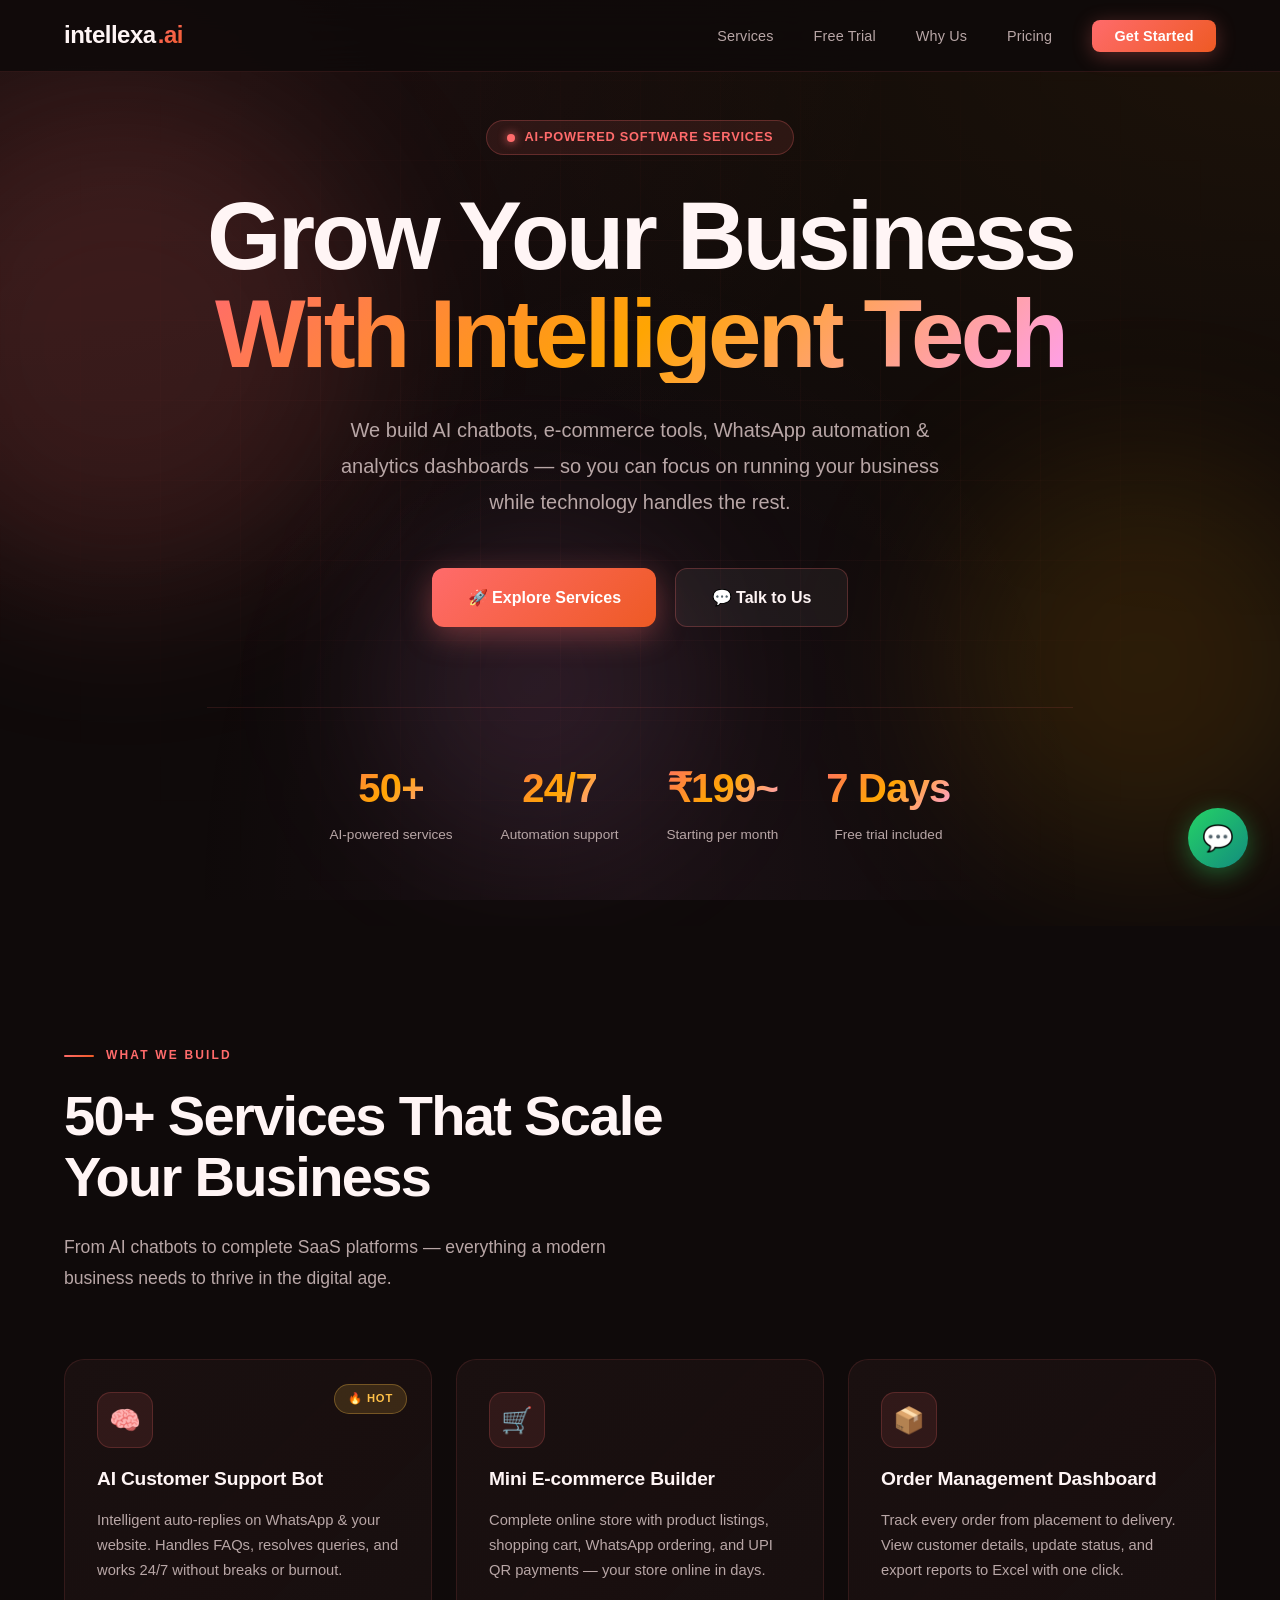
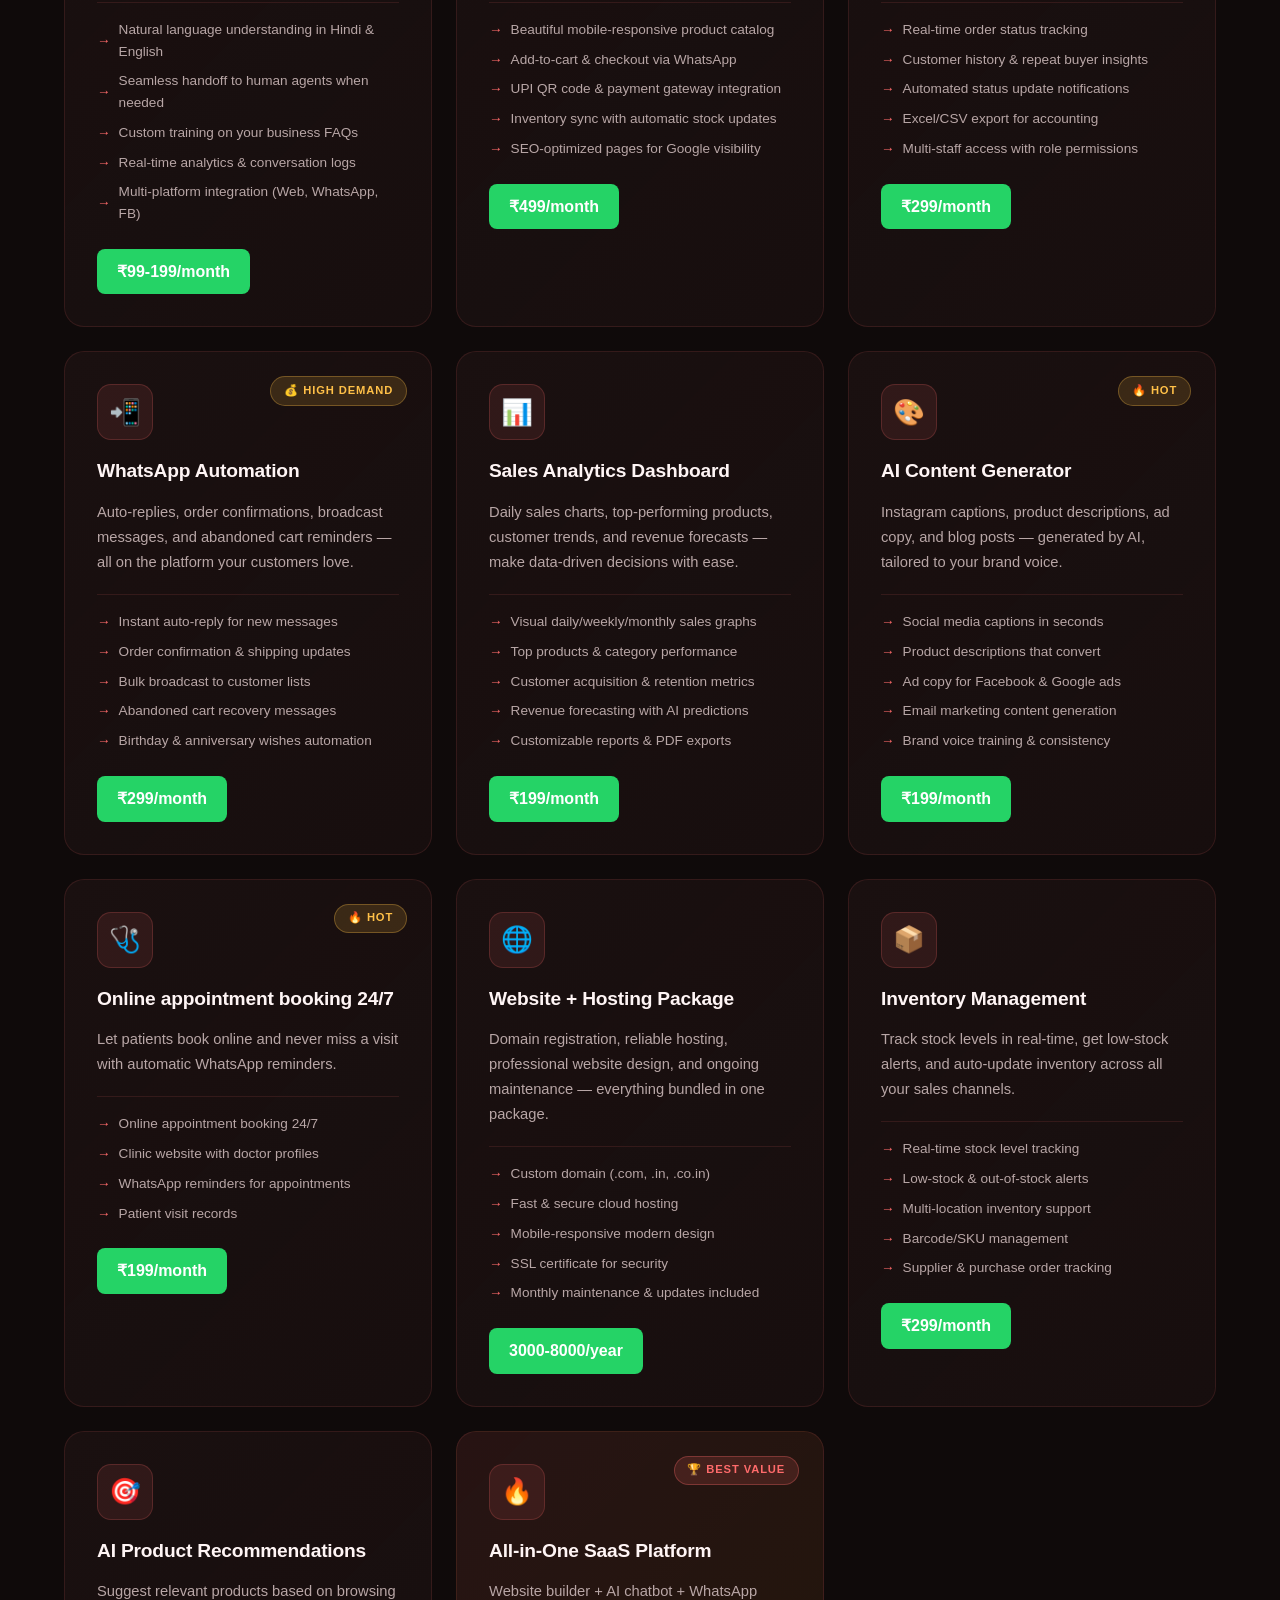
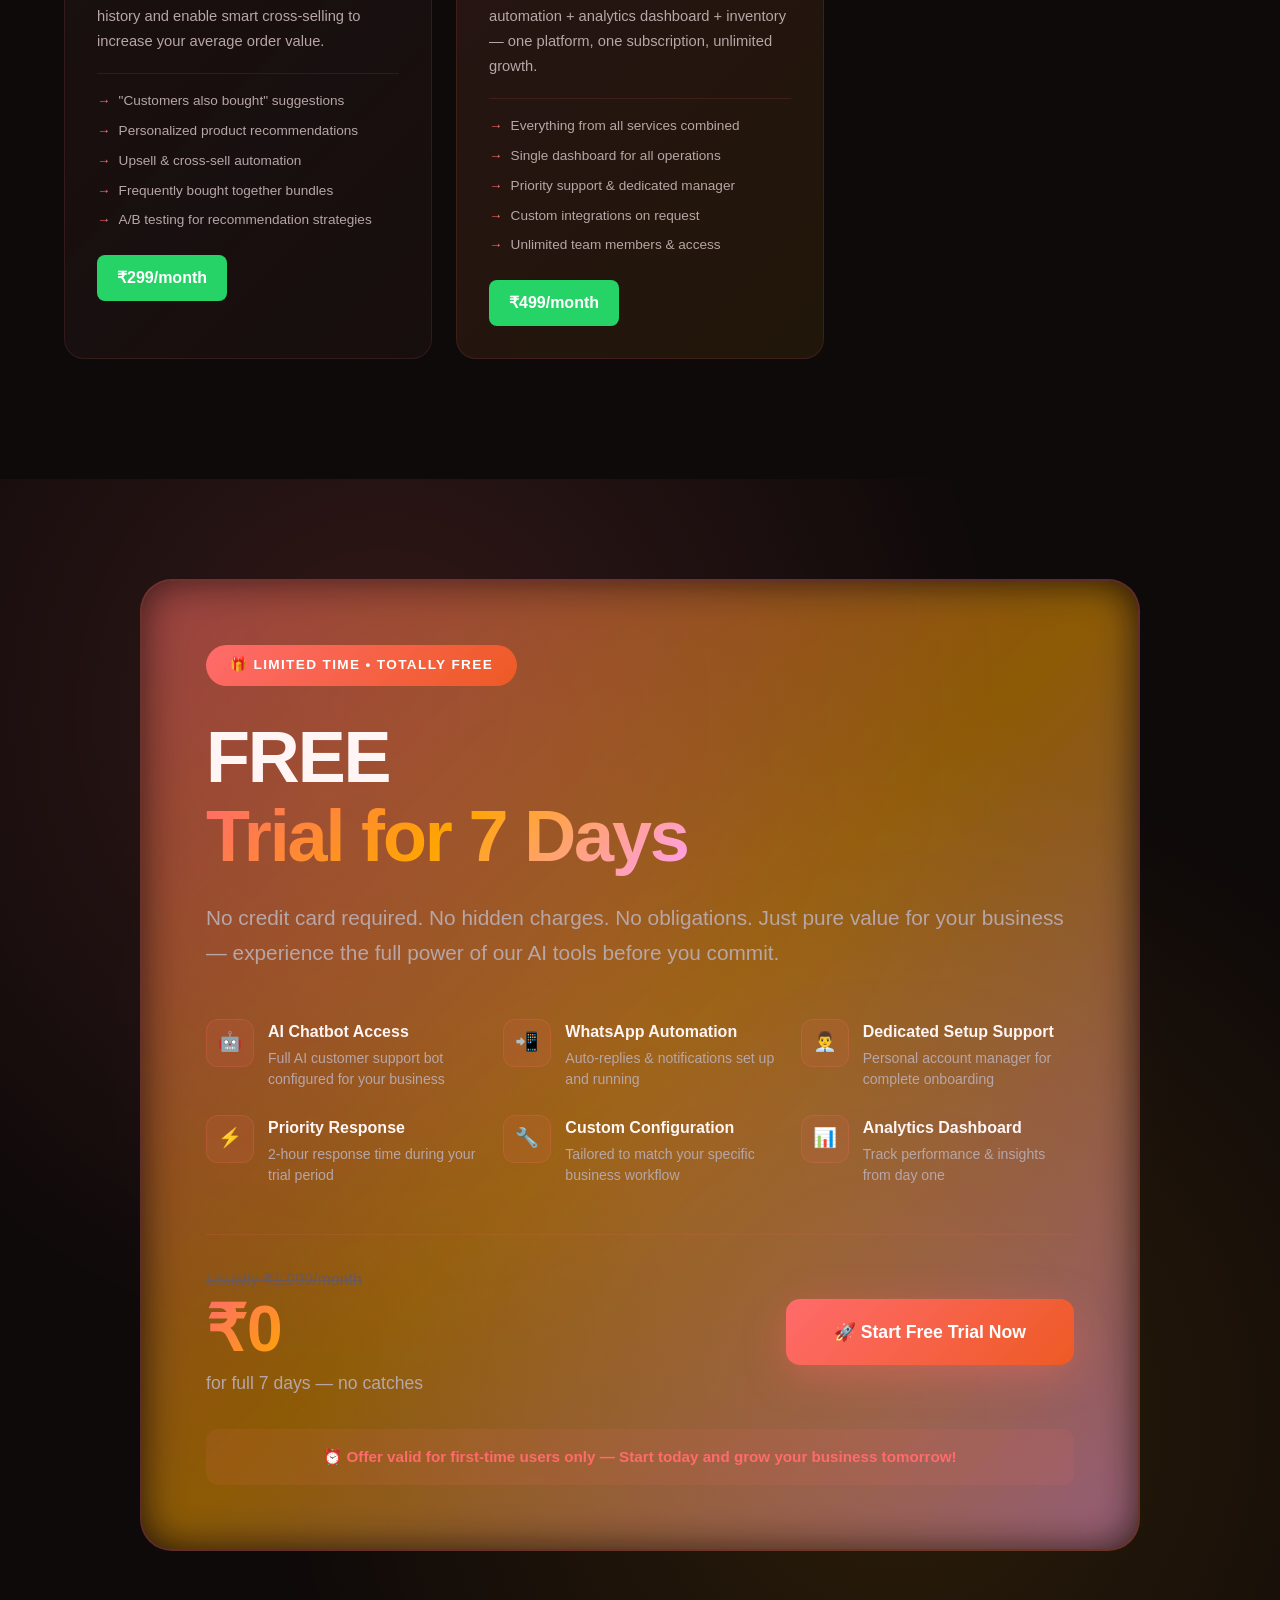
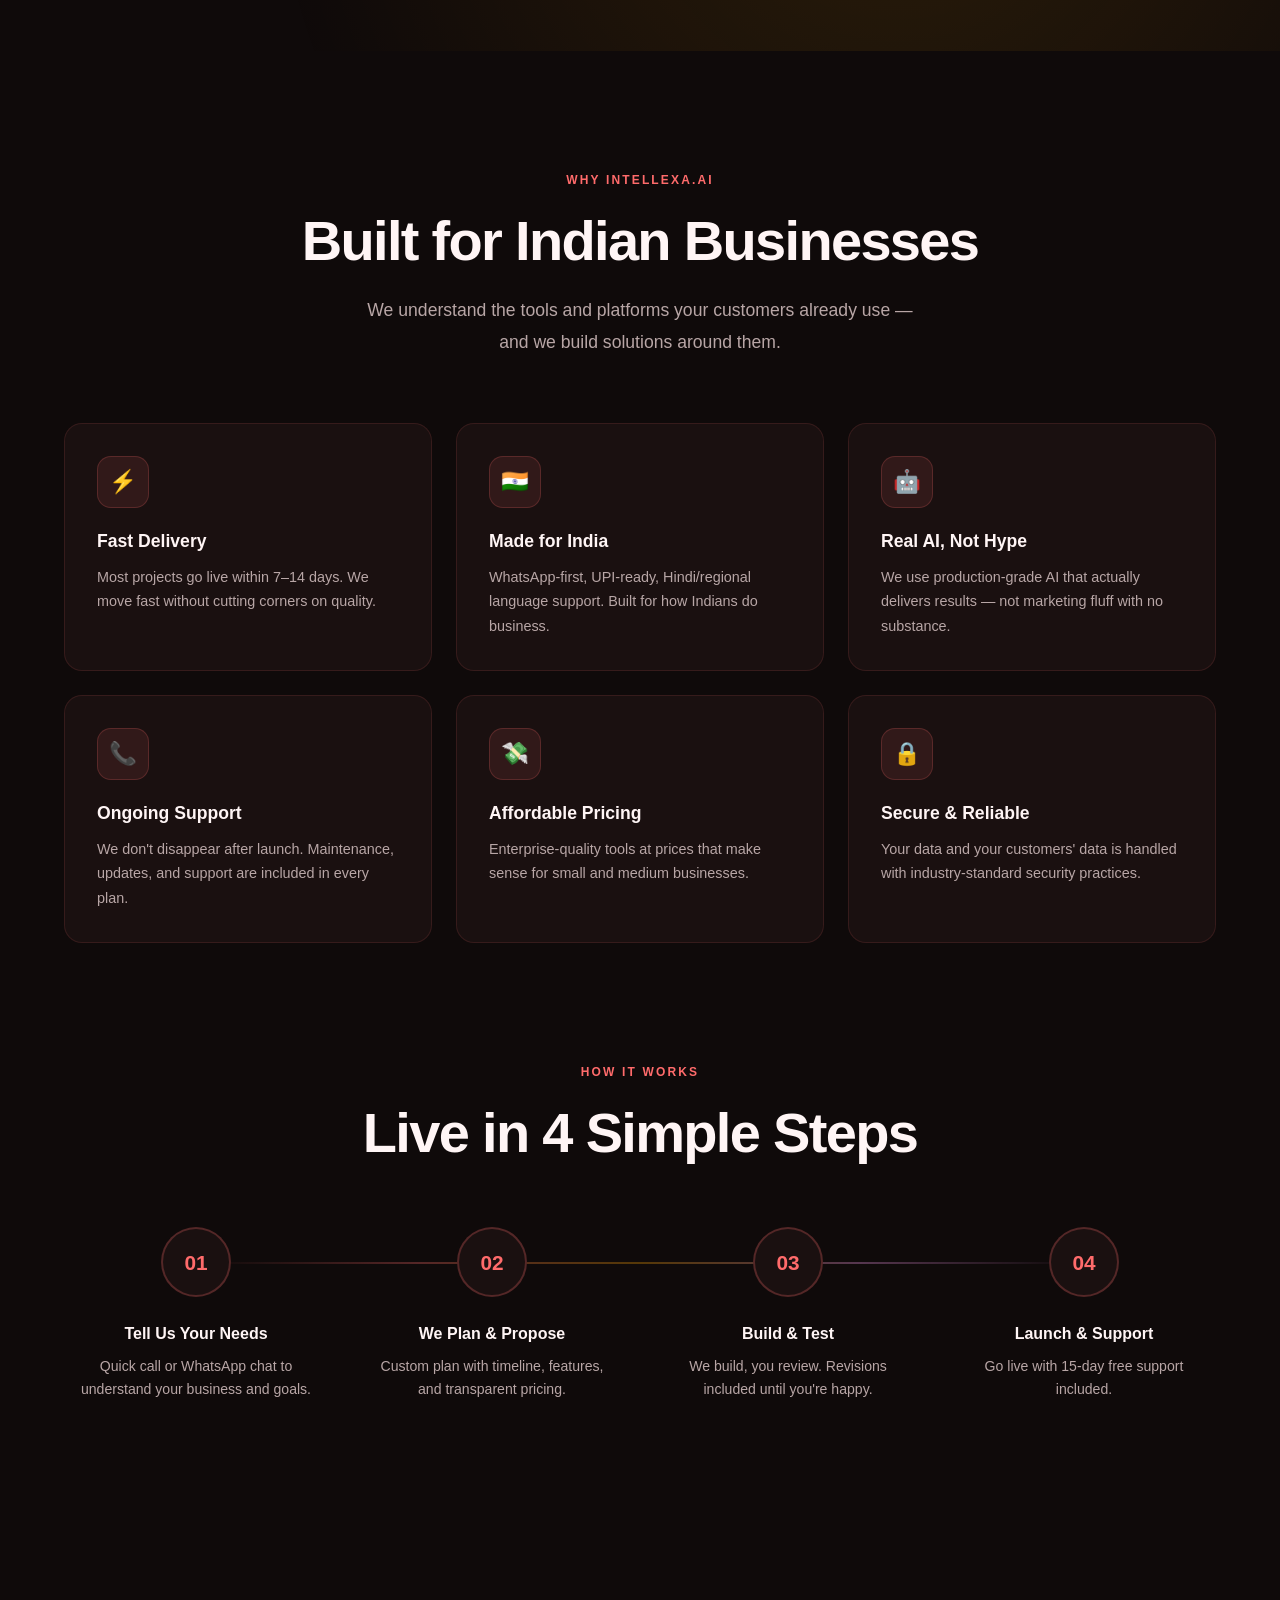
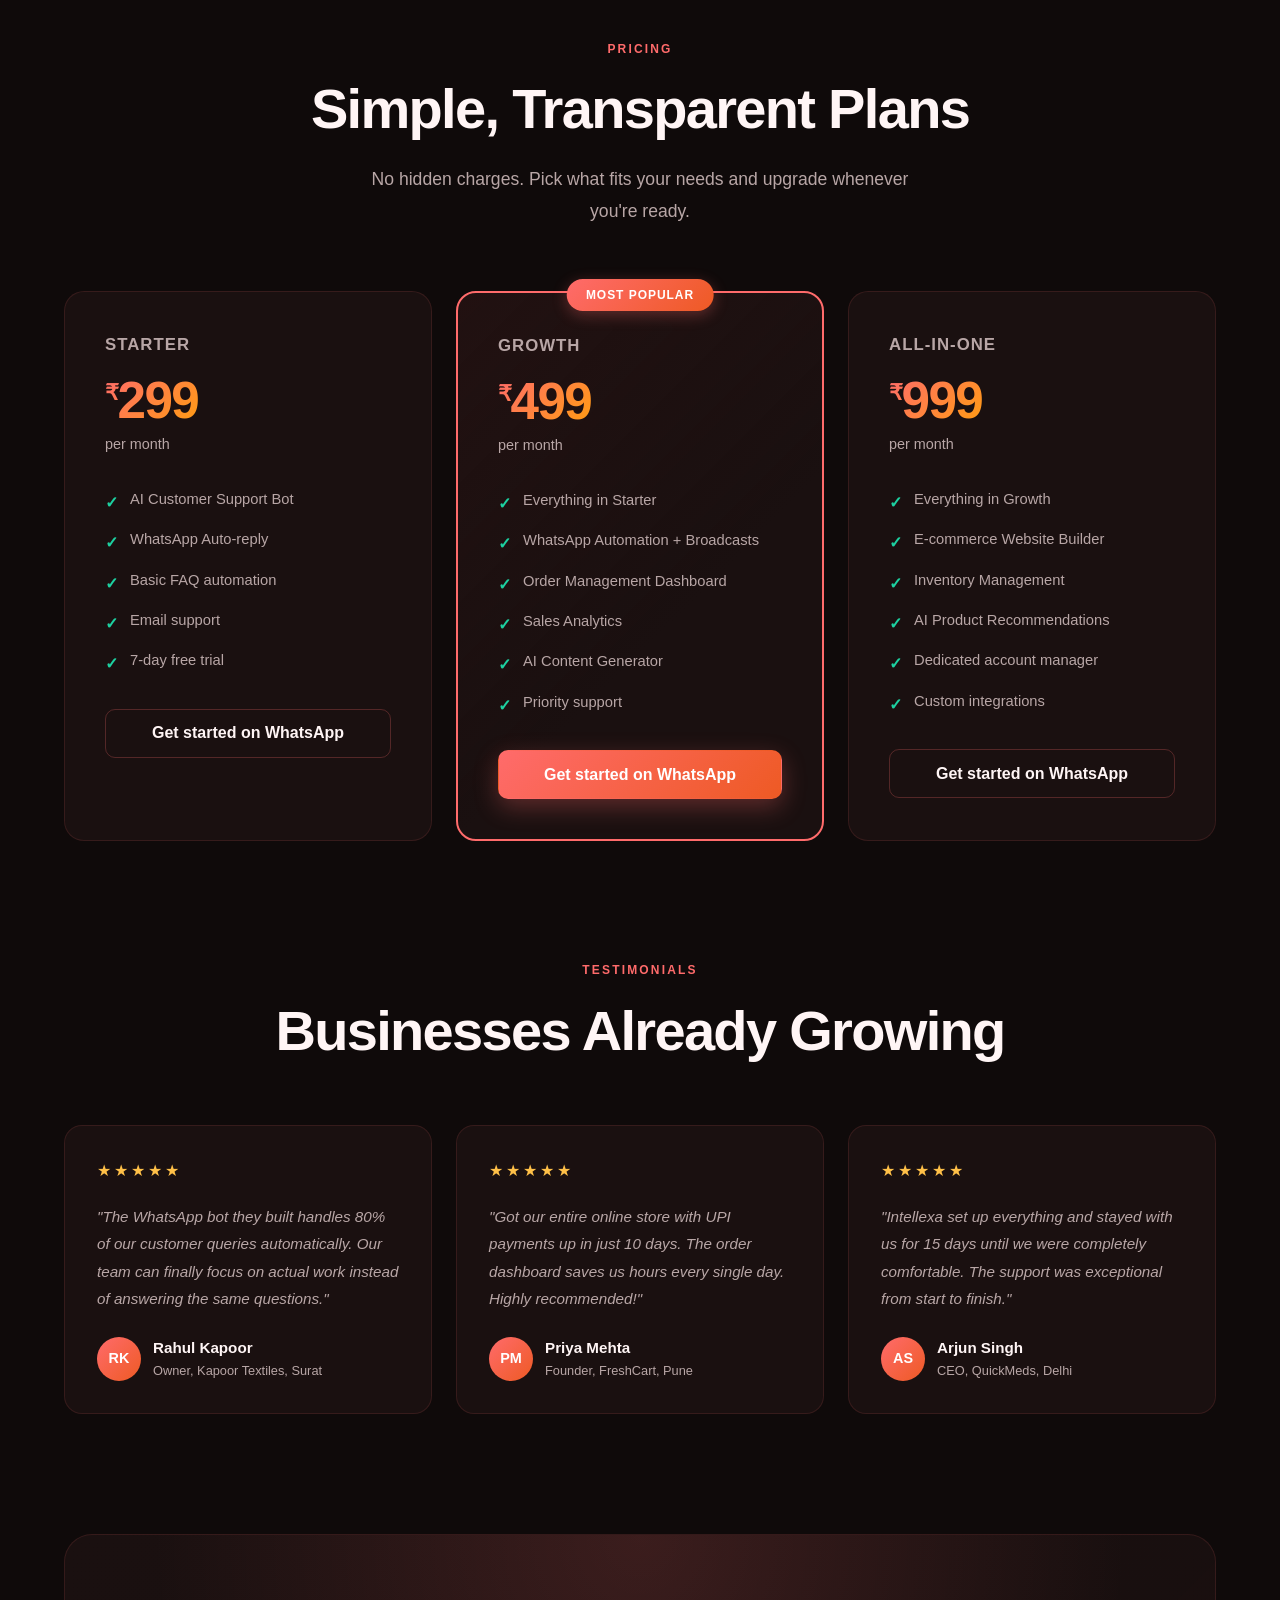
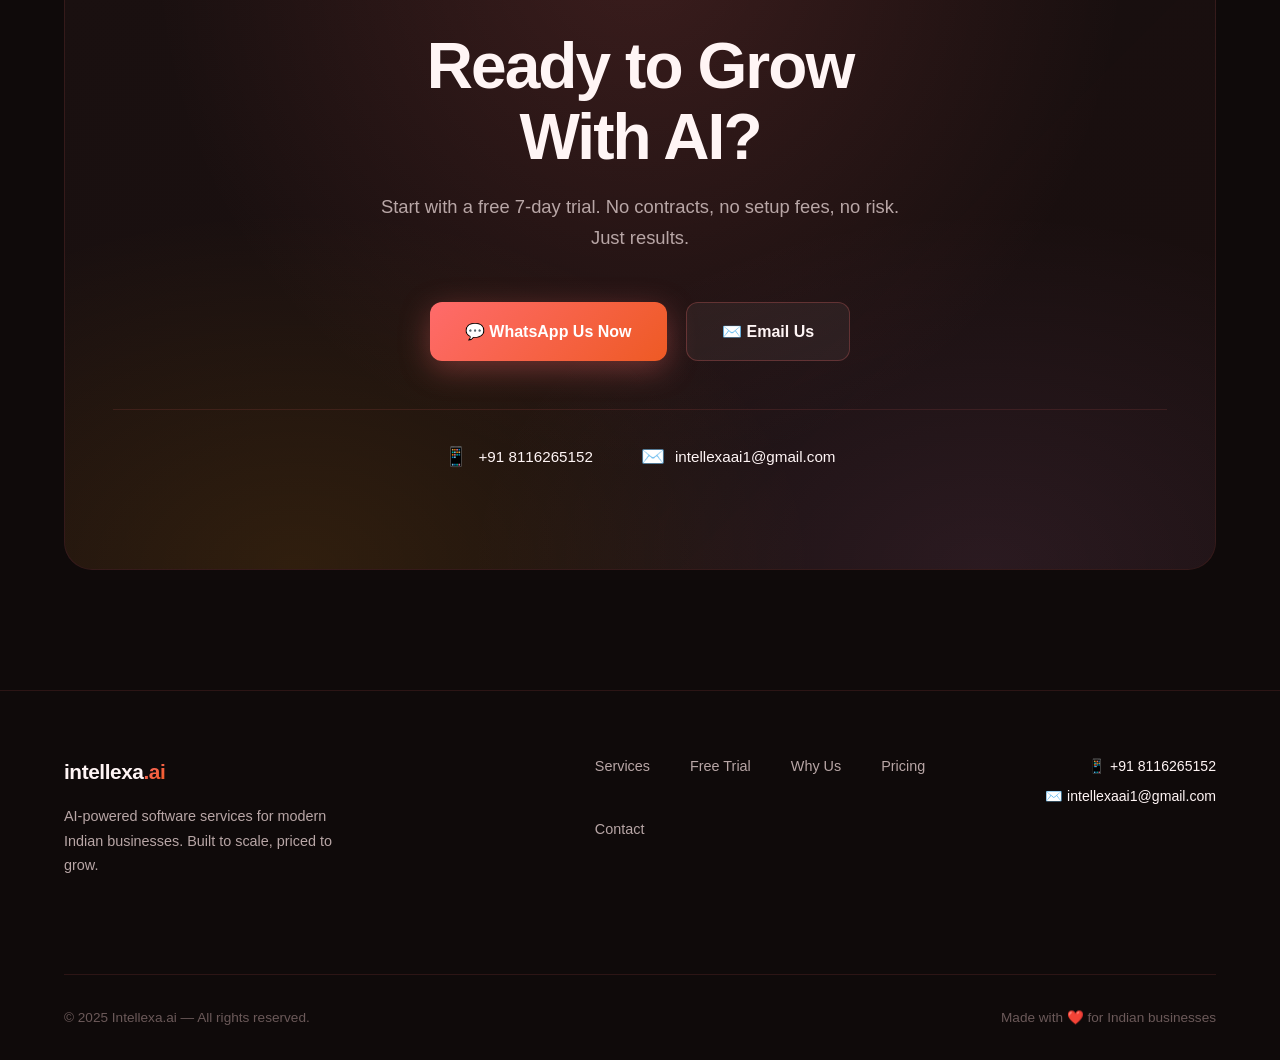
<file: index.html>
<!DOCTYPE html>
<html lang="en">

<head>
    <meta charset="UTF-8">
    <meta name="viewport" content="width=device-width, initial-scale=1.0">
    <title>Intellexa.ai — AI-Powered Software Services</title>
    <link rel="preconnect" href="https://fonts.googleapis.com">
    <link href="https://fonts.googleapis.com/css2?family=Inter:wght@400;500;600;700&family=Space+Grotesk:wght@400;500;700&display=swap" rel="stylesheet">
    <link rel="stylesheet" href="style.css">
</head>

<body>

    <!-- NAV -->
    <nav>
        <a href="#" class="logo">intellexa<span>.ai</span></a>

        <ul class="nav-links">
            <li><a href="#services">Services</a></li>
            <li><a href="#free-offer">Free Trial</a></li>
            <li><a href="#why">Why Us</a></li>
            <li><a href="#pricing">Pricing</a></li>
            <li><a href="#contact" class="nav-cta">Get Started</a></li>
        </ul>
        <div class="hamburger">
            <span></span><span></span><span></span>
        </div>
    </nav>

    <!-- HERO -->
    <section class="hero">
        <div class="orb orb-1"></div>
        <div class="orb orb-2"></div>
        <div class="orb orb-3"></div>
        <div class="hero-inner">
            <div class="hero-badge"><span class="badge-dot"></span> AI-Powered Software Services</div>
            <h1>Grow Your Business<span class="gradient-text">With Intelligent Tech</span></h1>
            <p class="hero-sub">We build AI chatbots, e-commerce tools, WhatsApp automation & analytics dashboards — so you can focus on running your business while technology handles the rest.</p>
            <div class="hero-btns">
                <a href="#services" class="btn-primary">🚀 Explore Services</a>
                <a href="#contact" class="btn-secondary">💬 Talk to Us</a>
            </div>
            <div class="hero-stats">
                <div class="stat-item">
                    <div class="stat-num">50+</div>
                    <div class="stat-label">AI-powered services</div>
                </div>
                <div class="stat-item">
                    <div class="stat-num">24/7</div>
                    <div class="stat-label">Automation support</div>
                </div>
                <div class="stat-item">
                    <div class="stat-num">₹199~</div>
                    <div class="stat-label">Starting per month</div>
                </div>
                <div class="stat-item">
                    <div class="stat-num">7 Days</div>
                    <div class="stat-label">Free trial included</div>
                </div>
            </div>
        </div>
    </section>

    <!-- SERVICES -->
    <section class="section" id="services">
        <div class="section-header">
            <div class="section-label">What We Build</div>
            <h2 class="section-title">50+ Services That Scale<br>Your Business</h2>
            <p class="section-sub">From AI chatbots to complete SaaS platforms — everything a modern business needs to thrive in the digital age.</p>
        </div>
        <div class="services-grid reveal">

            <div class="service-card">
                <span class="hot-badge">🔥 Hot</span>
                <div class="service-header">
                    <div class="service-icon">🧠</div>
                </div>
                <div class="service-name">AI Customer Support Bot</div>
                <div class="service-desc">Intelligent auto-replies on WhatsApp & your website. Handles FAQs, resolves queries, and works 24/7 without breaks or burnout.</div>
                <ul class="service-features">
                    <li>Natural language understanding in Hindi & English</li>
                    <li>Seamless handoff to human agents when needed</li>
                    <li>Custom training on your business FAQs</li>
                    <li>Real-time analytics & conversation logs</li>
                    <li>Multi-platform integration (Web, WhatsApp, FB)</li>
                </ul>
                <a href="https://wa.me/918116265152?text=Hi%20Intellexa!%20I%20am%20interested%20in%20your%20AI%20Customer Support%20Bot.%20Please%20share%20more%20details." target="_blank" class="service-price-btn">
   ₹99-199/month
</a>
            </div>

            <div class="service-card">
                <div class="service-header">
                    <div class="service-icon">🛒</div>
                </div>
                <div class="service-name">Mini E-commerce Builder</div>
                <div class="service-desc">Complete online store with product listings, shopping cart, WhatsApp ordering, and UPI QR payments — your store online in days.</div>
                <ul class="service-features">
                    <li>Beautiful mobile-responsive product catalog</li>
                    <li>Add-to-cart & checkout via WhatsApp</li>
                    <li>UPI QR code & payment gateway integration</li>
                    <li>Inventory sync with automatic stock updates</li>
                    <li>SEO-optimized pages for Google visibility</li>
                </ul>
                <a href="https://wa.me/918116265152?text=Hi%20Intellexa!%20I%20am%20interested%20in%20your%20mini%20E-commerce%20Builder.%20Please%20share%20more%20details." target="_blank" class="service-price-btn">
   ₹499/month
</a>
            </div>

            <div class="service-card">
                <div class="service-header">
                    <div class="service-icon">📦</div>
                </div>
                <div class="service-name">Order Management Dashboard</div>
                <div class="service-desc">Track every order from placement to delivery. View customer details, update status, and export reports to Excel with one click.</div>
                <ul class="service-features">
                    <li>Real-time order status tracking</li>
                    <li>Customer history & repeat buyer insights</li>
                    <li>Automated status update notifications</li>
                    <li>Excel/CSV export for accounting</li>
                    <li>Multi-staff access with role permissions</li>
                </ul>
                <a href="https://wa.me/918116265152?text=Hi%20Intellexa!%20I%20am%20interested%20in%20your%20Order%20Management%20Dashboard.%20Please%20share%20more%20details." target="_blank" class="service-price-btn">
   ₹299/month
</a>
            </div>

            <div class="service-card">
                <span class="hot-badge">💰 High Demand</span>
                <div class="service-header">
                    <div class="service-icon">📲</div>
                </div>
                <div class="service-name">WhatsApp Automation</div>
                <div class="service-desc">Auto-replies, order confirmations, broadcast messages, and abandoned cart reminders — all on the platform your customers love.</div>
                <ul class="service-features">
                    <li>Instant auto-reply for new messages</li>
                    <li>Order confirmation & shipping updates</li>
                    <li>Bulk broadcast to customer lists</li>
                    <li>Abandoned cart recovery messages</li>
                    <li>Birthday & anniversary wishes automation</li>
                </ul>
                <a href="https://wa.me/918116265152?text=Hi%20Intellexa!%20I%20am%20interested%20in%20your%20Whatsapp%20Automation.%20Please%20share%20more%20details." target="_blank" class="service-price-btn">
   ₹299/month
</a>
            </div>

            <div class="service-card">
                <div class="service-header">
                    <div class="service-icon">📊</div>
                </div>
                <div class="service-name">Sales Analytics Dashboard</div>
                <div class="service-desc">Daily sales charts, top-performing products, customer trends, and revenue forecasts — make data-driven decisions with ease.</div>
                <ul class="service-features">
                    <li>Visual daily/weekly/monthly sales graphs</li>
                    <li>Top products & category performance</li>
                    <li>Customer acquisition & retention metrics</li>
                    <li>Revenue forecasting with AI predictions</li>
                    <li>Customizable reports & PDF exports</li>
                </ul>
                <a href="https://wa.me/918116265152?text=Hi%20Intellexa!%20I%20am%20interested%20in%20your%20Sales%20Analytics%20Dashboard.%20Please%20share%20more%20details." target="_blank" class="service-price-btn">
   ₹199/month
</a>
            </div>

            <div class="service-card">
                <span class="hot-badge">🔥 Hot</span>
                <div class="service-header">
                    <div class="service-icon">🎨</div>
                </div>
                <div class="service-name">AI Content Generator</div>
                <div class="service-desc">Instagram captions, product descriptions, ad copy, and blog posts — generated by AI, tailored to your brand voice.</div>
                <ul class="service-features">
                    <li>Social media captions in seconds</li>
                    <li>Product descriptions that convert</li>
                    <li>Ad copy for Facebook & Google ads</li>
                    <li>Email marketing content generation</li>
                    <li>Brand voice training & consistency</li>
                </ul>
                <a href="https://wa.me/918116265152?text=Hi%20Intellexa!%20I%20am%20interested%20in%20your%20AI%20Content%20Generator.%20Please%20share%20more%20details." target="_blank" class="service-price-btn">
   ₹199/month
</a>
            </div>

            <div class="service-card">
                <span class="hot-badge">🔥 Hot</span>
                <div class="service-header">
                    <div class="service-icon">🩺</div>
                </div>
                <div class="service-name">Online appointment booking 24/7</div>
                <div class="service-desc">Let patients book online and never miss a visit with automatic WhatsApp reminders.</div>
                <ul class="service-features">
                    <li>Online appointment booking 24/7</li>
                    <li>Clinic website with doctor profiles</li>
                    <li>WhatsApp reminders for appointments</li>

                    <li>Patient visit records</li>
                </ul>
                <a href="https://wa.me/918116265152?text=Hi%20Intellexa!%20I%20am%20interested%20in%20your%20Online%20apponitment%20booking 24/7.%20Please%20share%20more%20details." target="_blank" class="service-price-btn">
   ₹199/month
</a>
            </div>

            <div class="service-card">
                <div class="service-header">
                    <div class="service-icon">🌐</div>
                </div>
                <div class="service-name">Website + Hosting Package</div>
                <div class="service-desc">Domain registration, reliable hosting, professional website design, and ongoing maintenance — everything bundled in one package.</div>
                <ul class="service-features">
                    <li>Custom domain (.com, .in, .co.in)</li>
                    <li>Fast & secure cloud hosting</li>
                    <li>Mobile-responsive modern design</li>
                    <li>SSL certificate for security</li>
                    <li>Monthly maintenance & updates included</li>
                </ul>
                <a href="https://wa.me/918116265152?text=Hi%20Intellexa!%20I%20am%20interested%20in%20the%20Website+Hosting%20Package." target="_blank" class="service-price-btn">
   3000-8000/year
</a>
            </div>

            <div class="service-card">
                <div class="service-header">
                    <div class="service-icon">📦</div>
                </div>
                <div class="service-name">Inventory Management</div>
                <div class="service-desc">Track stock levels in real-time, get low-stock alerts, and auto-update inventory across all your sales channels.</div>
                <ul class="service-features">
                    <li>Real-time stock level tracking</li>
                    <li>Low-stock & out-of-stock alerts</li>
                    <li>Multi-location inventory support</li>
                    <li>Barcode/SKU management</li>
                    <li>Supplier & purchase order tracking</li>
                </ul>
                <a href="https://wa.me/918116265152?text=Hi%20Intellexa!%20I%20am%20interested%20in%20the%20Inventory20management." target="_blank" class="service-price-btn">
   ₹299/month
</a>
            </div>

            <div class="service-card">
                <div class="service-header">
                    <div class="service-icon">🎯</div>
                </div>
                <div class="service-name">AI Product Recommendations</div>
                <div class="service-desc">Suggest relevant products based on browsing history and enable smart cross-selling to increase your average order value.</div>
                <ul class="service-features">
                    <li>"Customers also bought" suggestions</li>
                    <li>Personalized product recommendations</li>
                    <li>Upsell & cross-sell automation</li>
                    <li>Frequently bought together bundles</li>
                    <li>A/B testing for recommendation strategies</li>
                </ul>
                <a href="https://wa.me/918116265152?text=Hi%20Intellexa!%20I%20am%20interested%20in%20the%20AI%20Product%20Recommendations." target="_blank" class="service-price-btn">
   ₹299/month
</a>
            </div>

            <div class="service-card" style="background: linear-gradient(135deg, rgba(255,107,107,0.1), rgba(255,165,2,0.08));">
                <span class="hot-badge" style="background:rgba(255,107,107,0.15);border-color:rgba(255,107,107,0.3);color:var(--accent);">🏆 Best Value</span>
                <div class="service-header">
                    <div class="service-icon">🔥</div>
                </div>
                <div class="service-name">All-in-One SaaS Platform</div>
                <div class="service-desc">Website builder + AI chatbot + WhatsApp automation + analytics dashboard + inventory — one platform, one subscription, unlimited growth.</div>
                <ul class="service-features">
                    <li>Everything from all services combined</li>
                    <li>Single dashboard for all operations</li>
                    <li>Priority support & dedicated manager</li>
                    <li>Custom integrations on request</li>
                    <li>Unlimited team members & access</li>
                </ul>
                <a href="https://wa.me/918116265152?text=Hi%20Intellexa!%20I%20am%20interested%20in%20the%20All-in-One%20SaaS%20Platform." target="_blank" class="service-price-btn">
   ₹499/month
</a>

            </div>

        </div>
    </section>

    <!-- FREE OFFER - PAGE 2 (SCROLL TO REVEAL) -->
    <section class="free-offer-page" id="free-offer">
        <div class="free-offer-bg"></div>
        <div class="free-offer-container reveal">
            <div class="free-offer-card">
                <div class="free-badge">🎁 Limited Time • Totally Free</div>
                <h2 class="free-title">FREE<br><span class="highlight">Trial for 7 Days</span></h2>
                <p class="free-subtitle">No credit card required. No hidden charges. No obligations. Just pure value for your business — experience the full power of our AI tools before you commit.</p>

                <div class="free-features">
                    <div class="free-feature">
                        <div class="free-feature-icon">🤖</div>
                        <div class="free-feature-text">
                            <h4>AI Chatbot Access</h4>
                            <p>Full AI customer support bot configured for your business</p>
                        </div>
                    </div>
                    <div class="free-feature">
                        <div class="free-feature-icon">📲</div>
                        <div class="free-feature-text">
                            <h4>WhatsApp Automation</h4>
                            <p>Auto-replies & notifications set up and running</p>
                        </div>
                    </div>
                    <div class="free-feature">
                        <div class="free-feature-icon">👨‍💼</div>
                        <div class="free-feature-text">
                            <h4>Dedicated Setup Support</h4>
                            <p>Personal account manager for complete onboarding</p>
                        </div>
                    </div>
                    <div class="free-feature">
                        <div class="free-feature-icon">⚡</div>
                        <div class="free-feature-text">
                            <h4>Priority Response</h4>
                            <p>2-hour response time during your trial period</p>
                        </div>
                    </div>
                    <div class="free-feature">
                        <div class="free-feature-icon">🔧</div>
                        <div class="free-feature-text">
                            <h4>Custom Configuration</h4>
                            <p>Tailored to match your specific business workflow</p>
                        </div>
                    </div>
                    <div class="free-feature">
                        <div class="free-feature-icon">📊</div>
                        <div class="free-feature-text">
                            <h4>Analytics Dashboard</h4>
                            <p>Track performance & insights from day one</p>
                        </div>
                    </div>
                </div>

                <div class="free-cta-box">
                    <div class="free-price-display">
                        <div class="original">Usually ₹1,999/month</div>
                        <div class="current">₹0</div>
                        <div class="duration">for full 7 days — no catches</div>
                    </div>
                    <a href="https://wa.me/918116265152?text=Hi%20Intellexa!%20I%20want%20to%20start%20my%20FREE%2015-day%20trial" class="free-cta-btn" target="_blank">
  🚀 Start Free Trial Now
</a>
                </div>

                <div class="countdown-text">
                    ⏰ Offer valid for first-time users only — Start today and grow your business tomorrow!
                </div>
            </div>
        </div>
    </section>

    <!-- WHY US -->
    <section class="section" id="why">
        <div class="section-header centered">
            <div class="section-label">Why Intellexa.ai</div>
            <h2 class="section-title">Built for Indian Businesses</h2>
            <p class="section-sub">We understand the tools and platforms your customers already use — and we build solutions around them.</p>
        </div>
        <div class="why-grid reveal">
            <div class="why-card">
                <div class="why-icon">⚡</div>
                <div class="why-title">Fast Delivery</div>
                <div class="why-desc">Most projects go live within 7–14 days. We move fast without cutting corners on quality.</div>
            </div>
            <div class="why-card">
                <div class="why-icon">🇮🇳</div>
                <div class="why-title">Made for India</div>
                <div class="why-desc">WhatsApp-first, UPI-ready, Hindi/regional language support. Built for how Indians do business.</div>
            </div>
            <div class="why-card">
                <div class="why-icon">🤖</div>
                <div class="why-title">Real AI, Not Hype</div>
                <div class="why-desc">We use production-grade AI that actually delivers results — not marketing fluff with no substance.</div>
            </div>
            <div class="why-card">
                <div class="why-icon">📞</div>
                <div class="why-title">Ongoing Support</div>
                <div class="why-desc">We don't disappear after launch. Maintenance, updates, and support are included in every plan.</div>
            </div>
            <div class="why-card">
                <div class="why-icon">💸</div>
                <div class="why-title">Affordable Pricing</div>
                <div class="why-desc">Enterprise-quality tools at prices that make sense for small and medium businesses.</div>
            </div>
            <div class="why-card">
                <div class="why-icon">🔒</div>
                <div class="why-title">Secure & Reliable</div>
                <div class="why-desc">Your data and your customers' data is handled with industry-standard security practices.</div>
            </div>
        </div>
    </section>

    <!-- PROCESS -->
    <section class="section" style="padding-top:0">
        <div class="section-header centered reveal">
            <div class="section-label">How It Works</div>
            <h2 class="section-title">Live in 4 Simple Steps</h2>
        </div>
        <div class="process-steps reveal">
            <div class="step">
                <div class="step-num">01</div>
                <div class="step-title">Tell Us Your Needs</div>
                <div class="step-desc">Quick call or WhatsApp chat to understand your business and goals.</div>
            </div>
            <div class="step">
                <div class="step-num">02</div>
                <div class="step-title">We Plan & Propose</div>
                <div class="step-desc">Custom plan with timeline, features, and transparent pricing.</div>
            </div>
            <div class="step">
                <div class="step-num">03</div>
                <div class="step-title">Build & Test</div>
                <div class="step-desc">We build, you review. Revisions included until you're happy.</div>
            </div>
            <div class="step">
                <div class="step-num">04</div>
                <div class="step-title">Launch & Support</div>
                <div class="step-desc">Go live with 15-day free support included.</div>
            </div>
        </div>
    </section>

    <!-- PRICING -->
    <section class="section" id="pricing">
        <div class="section-header centered">
            <div class="section-label">Pricing</div>
            <h2 class="section-title">Simple, Transparent Plans</h2>
            <p class="section-sub">No hidden charges. Pick what fits your needs and upgrade whenever you're ready.</p>
        </div>
        <div class="pricing-grid reveal">


            <div class="pricing-card">
                <div class="plan-name">Starter</div>
                <div class="plan-price"><sup>₹</sup>299</div>
                <div class="plan-period">per month</div>
                <ul class="plan-features">
                    <li><span class="check">✓</span> AI Customer Support Bot</li>
                    <li><span class="check">✓</span> WhatsApp Auto-reply</li>
                    <li><span class="check">✓</span> Basic FAQ automation</li>
                    <li><span class="check">✓</span> Email support</li>
                    <li><span class="check">✓</span> 7-day free trial</li>
                </ul>
                <button class="plan-btn" onclick="window.open('https://wa.me/918116265152?text=Hi%20Intellexa%21%20I%20want%20the%20free%20plan%20and%20want%20to%20know%20more.','_blank')">
    Get started on WhatsApp
</button>
            </div>
            <div class="pricing-card featured">
                <div class="featured-badge">Most Popular</div>
                <div class="plan-name">Growth</div>
                <div class="plan-price"><sup>₹</sup>499</div>
                <div class="plan-period">per month</div>
                <ul class="plan-features">
                    <li><span class="check">✓</span> Everything in Starter</li>
                    <li><span class="check">✓</span> WhatsApp Automation + Broadcasts</li>
                    <li><span class="check">✓</span> Order Management Dashboard</li>
                    <li><span class="check">✓</span> Sales Analytics</li>
                    <li><span class="check">✓</span> AI Content Generator</li>
                    <li><span class="check">✓</span> Priority support</li>
                </ul>
                <button class="plan-btn" onclick="window.open('https://wa.me/918116265152?text=Hi%20Intellexa%21%20I%20want%20the%20299rs%20plan%20and%20want%20to%20know%20more.','_blank')">
    Get started on WhatsApp
</button>
            </div>

            <div class="pricing-card">
                <div class="plan-name">All-in-One</div>
                <div class="plan-price"><sup>₹</sup>999</div>
                <div class="plan-period">per month</div>
                <ul class="plan-features">
                    <li><span class="check">✓</span> Everything in Growth</li>
                    <li><span class="check">✓</span> E-commerce Website Builder</li>
                    <li><span class="check">✓</span> Inventory Management</li>
                    <li><span class="check">✓</span> AI Product Recommendations</li>
                    <li><span class="check">✓</span> Dedicated account manager</li>
                    <li><span class="check">✓</span> Custom integrations</li>
                </ul>
                <button class="plan-btn" onclick="window.open('https://wa.me/918116265152?text=Hi%20Intellexa%21%20I%20want%20the%20499rs%20plan%20and%20want%20to%20know%20more.','_blank')">
    Get started on WhatsApp
</button>

            </div>
    </section>

    <!-- TESTIMONIALS -->
    <section class="section" style="padding-top:0">
        <div class="section-header centered reveal">
            <div class="section-label">Testimonials</div>
            <h2 class="section-title">Businesses Already Growing</h2>
        </div>
        <div class="testimonials-grid reveal">
            <div class="testi-card">
                <div class="testi-stars">★★★★★</div>
                <div class="testi-text">"The WhatsApp bot they built handles 80% of our customer queries automatically. Our team can finally focus on actual work instead of answering the same questions."</div>
                <div class="testi-author">
                    <div class="testi-avatar">RK</div>
                    <div>
                        <div class="testi-name">Rahul Kapoor</div>
                        <div class="testi-role">Owner, Kapoor Textiles, Surat</div>
                    </div>
                </div>
            </div>
            <div class="testi-card">
                <div class="testi-stars">★★★★★</div>
                <div class="testi-text">"Got our entire online store with UPI payments up in just 10 days. The order dashboard saves us hours every single day. Highly recommended!"</div>
                <div class="testi-author">
                    <div class="testi-avatar">PM</div>
                    <div>
                        <div class="testi-name">Priya Mehta</div>
                        <div class="testi-role">Founder, FreshCart, Pune</div>
                    </div>
                </div>
            </div>
            <div class="testi-card">
                <div class="testi-stars">★★★★★</div>
                <div class="testi-text">"Intellexa set up everything and stayed with us for 15 days until we were completely comfortable. The support was exceptional from start to finish."</div>
                <div class="testi-author">
                    <div class="testi-avatar">AS</div>
                    <div>
                        <div class="testi-name">Arjun Singh</div>
                        <div class="testi-role">CEO, QuickMeds, Delhi</div>
                    </div>
                </div>
            </div>
        </div>
    </section>

    <!-- CONTACT CTA -->
    <section class="cta-section" id="contact">
        <div class="cta-card reveal">
            <h2>Ready to Grow<br>With AI?</h2>
            <p>Start with a free 7-day trial. No contracts, no setup fees, no risk. Just results.</p>
            <div class="cta-btns">
                <a href="https://wa.me/918116265152?text=Hi%20Intellexa!%20I%20want%20to%20know%20more%20about%20your%20services" class="btn-primary" target="_blank">💬 WhatsApp Us Now</a>
                <a href="mailto:intellexaai1@gmail.com" class="btn-secondary">✉️ Email Us</a>
            </div>
            <div class="contact-info">
                <div class="contact-item">
                    <span>📱</span>
                    <a href="tel:+918116265152">+91 8116265152</a>
                </div>
                <div class="contact-item">
                    <span>✉️</span>
                    <a href="mailto:intellexaai1@gmail.com">intellexaai1@gmail.com</a>
                </div>
            </div>
        </div>
    </section>

    <!-- FOOTER -->
    <footer>
        <div class="footer-brand">
            <a href="#" class="logo">intellexa<span>.ai</span></a>
            <p class="footer-tagline">AI-powered software services for modern Indian businesses. Built to scale, priced to grow.</p>
        </div>
        <div class="footer-links">
            <a href="#services">Services</a>
            <a href="#free-offer">Free Trial</a>
            <a href="#why">Why Us</a>
            <a href="#pricing">Pricing</a>
            <a href="#contact">Contact</a>
        </div>
        <div class="footer-contact">
            <p>📱 <a href="tel:+918116265152">+91 8116265152</a></p>
            <p>✉️ <a href="mailto:intellexaai1@gmail.com">intellexaai1@gmail.com</a></p>
        </div>
        <div class="footer-bottom">
            <p>© 2025 Intellexa.ai — All rights reserved.</p>
            <p>Made with ❤️ for Indian businesses</p>
        </div>
    </footer>

    <!-- WHATSAPP FLOAT -->
    <a class="wa-float" href="https://wa.me/918116265152?text=Hi%20Intellexa!%20I%20want%20to%20know%20more%20about%20your%20services" target="_blank" title="Chat on WhatsApp">💬</a>

    <script src="script.js"></script>
</body>

</html>
</file>
<file: style.css>
:root {
    /* NEW WARM SUNSET THEME */
    --bg: #0f0a0a;
    --bg2: #1a1212;
    --bg3: #241818;
    --card: #1a1010;
    --border: rgba(255, 107, 107, 0.12);
    --border2: rgba(255, 107, 107, 0.25);
    --accent: #ff6b6b;
    --accent2: #ffa502;
    --accent3: #ff9ff3;
    --accent4: #1dd1a1;
    --gold: #ffc048;
    --text: #fff5f5;
    --muted: #b8a6a6;
    --dim: #6b5959;
    --glow: rgba(255, 107, 107, 0.2);
    --gradient1: linear-gradient(135deg, #ff6b6b 0%, #ffa502 50%, #ff9ff3 100%);
    --gradient2: linear-gradient(135deg, #ff6b6b 0%, #ee5a24 100%);
}

*,
*::before,
*::after {
    box-sizing: border-box;
    margin: 0;
    padding: 0;
}

html {
    scroll-behavior: smooth;
}

body {
    background: var(--bg);
    color: var(--text);
    font-family: 'DM Sans', sans-serif;
    font-size: 16px;
    line-height: 1.6;
    overflow-x: hidden;
}


/* ANIMATED GRADIENT BG */

body::before {
    content: '';
    position: fixed;
    inset: 0;
    z-index: 0;
    pointer-events: none;
    background: radial-gradient(ellipse at 0% 0%, rgba(255, 107, 107, 0.08) 0%, transparent 50%), radial-gradient(ellipse at 100% 0%, rgba(255, 165, 2, 0.06) 0%, transparent 50%), radial-gradient(ellipse at 50% 100%, rgba(255, 159, 243, 0.05) 0%, transparent 50%);
}


/* MESH PATTERN */

body::after {
    content: '';
    position: fixed;
    inset: 0;
    z-index: 0;
    pointer-events: none;
    background-image: linear-gradient(rgba(255, 107, 107, 0.03) 1px, transparent 1px), linear-gradient(90deg, rgba(255, 107, 107, 0.03) 1px, transparent 1px);
    background-size: 80px 80px;
    mask-image: radial-gradient(ellipse at center, black 30%, transparent 80%);
}

section,
nav,
footer {
    position: relative;
    z-index: 1;
}


/* NAV */

nav {
    position: fixed;
    top: 0;
    left: 0;
    right: 0;
    z-index: 100;
    display: flex;
    align-items: center;
    justify-content: space-between;
    padding: 0 5vw;
    height: 72px;
    background: rgba(15, 10, 10, 0.85);
    backdrop-filter: blur(20px);
    border-bottom: 1px solid var(--border);
}

.logo {
    font-family: 'Syne', sans-serif;
    font-weight: 800;
    font-size: 1.5rem;
    letter-spacing: -0.02em;
    color: var(--text);
    text-decoration: none;
    display: flex;
    align-items: center;
    gap: 2px;
}

.logo span {
    background: var(--gradient2);
    -webkit-background-clip: text;
    -webkit-text-fill-color: transparent;
    background-clip: text;
}

.nav-links {
    display: flex;
    gap: 2.5rem;
    list-style: none;
    align-items: center;
}

.nav-links a {
    color: var(--muted);
    text-decoration: none;
    font-size: 0.9rem;
    font-weight: 500;
    transition: color 0.2s;
    letter-spacing: 0.01em;
}

.nav-links a:hover {
    color: var(--text);
}

.nav-cta {
    background: var(--gradient2);
    color: #fff !important;
    padding: 0.5rem 1.4rem;
    border-radius: 8px;
    font-weight: 600 !important;
    transition: transform 0.2s, box-shadow 0.2s !important;
    box-shadow: 0 4px 20px rgba(255, 107, 107, 0.3);
}

.nav-cta:hover {
    transform: translateY(-2px);
    box-shadow: 0 8px 30px rgba(255, 107, 107, 0.4);
    color: #fff !important;
}

.hamburger {
    display: none;
    flex-direction: column;
    gap: 5px;
    cursor: pointer;
}

.hamburger span {
    width: 24px;
    height: 2px;
    background: var(--muted);
    border-radius: 2px;
    transition: 0.3s;
}


/* HERO */

.hero {
    min-height: 100vh;
    display: flex;
    align-items: center;
    justify-content: center;
    text-align: center;
    padding: 120px 5vw 80px;
    position: relative;
    overflow: hidden;
}


/* Floating orbs */

.orb {
    position: absolute;
    border-radius: 50%;
    filter: blur(80px);
    pointer-events: none;
    animation: float 8s ease-in-out infinite;
}

.orb-1 {
    width: 500px;
    height: 500px;
    background: rgba(255, 107, 107, 0.15);
    top: 10%;
    left: -10%;
    animation-delay: 0s;
}

.orb-2 {
    width: 400px;
    height: 400px;
    background: rgba(255, 165, 2, 0.12);
    top: 50%;
    right: -5%;
    animation-delay: -3s;
}

.orb-3 {
    width: 300px;
    height: 300px;
    background: rgba(255, 159, 243, 0.1);
    bottom: 10%;
    left: 30%;
    animation-delay: -5s;
}

@keyframes float {
    0%,
    100% {
        transform: translate(0, 0) scale(1);
    }
    33% {
        transform: translate(30px, -30px) scale(1.05);
    }
    66% {
        transform: translate(-20px, 20px) scale(0.95);
    }
}

.hero-inner {
    position: relative;
    max-width: 900px;
}

.hero-badge {
    display: inline-flex;
    align-items: center;
    gap: 10px;
    background: rgba(255, 107, 107, 0.1);
    border: 1px solid rgba(255, 107, 107, 0.25);
    border-radius: 100px;
    padding: 0.4rem 1.2rem;
    font-size: 0.8rem;
    color: var(--accent);
    font-weight: 600;
    letter-spacing: 0.06em;
    text-transform: uppercase;
    margin-bottom: 2rem;
    animation: fadeUp 0.6s ease both;
}

.badge-dot {
    width: 8px;
    height: 8px;
    border-radius: 50%;
    background: var(--accent);
    animation: pulse 2s ease-in-out infinite;
    box-shadow: 0 0 10px var(--accent);
}

@keyframes pulse {
    0%,
    100% {
        opacity: 1;
        transform: scale(1)
    }
    50% {
        opacity: 0.5;
        transform: scale(0.8)
    }
}

h1 {
    font-family: 'Syne', sans-serif;
    font-size: clamp(3rem, 8vw, 6rem);
    font-weight: 800;
    line-height: 1.02;
    letter-spacing: -0.04em;
    margin-bottom: 1.8rem;
    animation: fadeUp 0.6s 0.1s ease both;
}

h1 .gradient-text {
    background: var(--gradient1);
    -webkit-background-clip: text;
    -webkit-text-fill-color: transparent;
    background-clip: text;
    display: block;
}

.hero-sub {
    font-size: clamp(1.05rem, 2vw, 1.25rem);
    color: var(--muted);
    max-width: 600px;
    margin: 0 auto 3rem;
    font-weight: 300;
    animation: fadeUp 0.6s 0.2s ease both;
    line-height: 1.8;
}

.hero-btns {
    display: flex;
    gap: 1.2rem;
    justify-content: center;
    flex-wrap: wrap;
    animation: fadeUp 0.6s 0.3s ease both;
}

.btn-primary {
    background: var(--gradient2);
    color: #fff;
    padding: 1rem 2.2rem;
    border-radius: 12px;
    font-size: 1rem;
    font-weight: 600;
    text-decoration: none;
    border: none;
    cursor: pointer;
    transition: transform 0.2s, box-shadow 0.2s;
    box-shadow: 0 8px 30px rgba(255, 107, 107, 0.35);
    font-family: 'DM Sans', sans-serif;
    display: inline-flex;
    align-items: center;
    gap: 8px;
}

.btn-primary:hover {
    transform: translateY(-3px);
    box-shadow: 0 12px 40px rgba(255, 107, 107, 0.5);
}

.btn-secondary {
    background: rgba(255, 255, 255, 0.05);
    color: var(--text);
    padding: 1rem 2.2rem;
    border-radius: 12px;
    font-size: 1rem;
    font-weight: 600;
    text-decoration: none;
    border: 1px solid var(--border2);
    cursor: pointer;
    transition: all 0.2s;
    font-family: 'DM Sans', sans-serif;
    display: inline-flex;
    align-items: center;
    gap: 8px;
}

.service-price-btn {
    display: inline-block;
    background: #25D366;
    color: white;
    padding: 10px 20px;
    border-radius: 8px;
    text-decoration: none;
    font-weight: 600;
    transition: 0.3s;
}

.service-price-btn:hover {
    transform: translateY(-2px);
}

.btn-secondary:hover {
    border-color: var(--accent);
    background: rgba(255, 107, 107, 0.08);
    transform: translateY(-2px);
}

.hero-stats {
    display: flex;
    gap: 3rem;
    justify-content: center;
    flex-wrap: wrap;
    margin-top: 5rem;
    padding-top: 3rem;
    border-top: 1px solid var(--border);
    animation: fadeUp 0.6s 0.4s ease both;
}

.stat-item {
    text-align: center;
}

.stat-num {
    font-family: 'Syne', sans-serif;
    font-size: 2.5rem;
    font-weight: 800;
    letter-spacing: -0.02em;
    background: var(--gradient1);
    -webkit-background-clip: text;
    -webkit-text-fill-color: transparent;
    background-clip: text;
}

.stat-label {
    font-size: 0.85rem;
    color: var(--muted);
    margin-top: 4px;
}

@keyframes fadeUp {
    from {
        opacity: 0;
        transform: translateY(30px);
    }
    to {
        opacity: 1;
        transform: translateY(0);
    }
}


/* SECTIONS */

.section {
    padding: 120px 5vw;
}

.section-label {
    font-size: 0.75rem;
    font-weight: 700;
    letter-spacing: 0.18em;
    text-transform: uppercase;
    color: var(--accent);
    margin-bottom: 1.2rem;
    display: flex;
    align-items: center;
    gap: 12px;
}

.section-label::before {
    content: '';
    width: 30px;
    height: 2px;
    background: var(--gradient2);
    border-radius: 2px;
}

.section-title {
    font-family: 'Syne', sans-serif;
    font-size: clamp(2rem, 5vw, 3.5rem);
    font-weight: 800;
    letter-spacing: -0.03em;
    line-height: 1.1;
    margin-bottom: 1.5rem;
}

.section-sub {
    color: var(--muted);
    max-width: 550px;
    font-size: 1.1rem;
    line-height: 1.8;
}

.section-header {
    margin-bottom: 4rem;
}

.section-header.centered {
    text-align: center;
}

.section-header.centered .section-label {
    justify-content: center;
}

.section-header.centered .section-label::before {
    display: none;
}

.section-header.centered .section-sub {
    margin: 0 auto;
}


/* SERVICES GRID - EXPANDED */

.services-grid {
    display: grid;
    grid-template-columns: repeat(auto-fill, minmax(340px, 1fr));
    gap: 1.5rem;
}

.service-card {
    background: linear-gradient(135deg, var(--card) 0%, rgba(26, 16, 16, 0.8) 100%);
    border: 1px solid var(--border);
    border-radius: 20px;
    padding: 2rem;
    transition: all 0.3s ease;
    cursor: default;
    position: relative;
    overflow: hidden;
}

.service-card::before {
    content: '';
    position: absolute;
    top: 0;
    left: 0;
    right: 0;
    height: 3px;
    background: var(--gradient1);
    opacity: 0;
    transition: opacity 0.3s;
}

.service-card:hover {
    border-color: var(--border2);
    transform: translateY(-5px);
    box-shadow: 0 20px 50px rgba(255, 107, 107, 0.1);
}

.service-card:hover::before {
    opacity: 1;
}

.service-header {
    display: flex;
    align-items: flex-start;
    justify-content: space-between;
    margin-bottom: 1rem;
}

.service-icon {
    width: 56px;
    height: 56px;
    border-radius: 14px;
    background: rgba(255, 107, 107, 0.1);
    border: 1px solid rgba(255, 107, 107, 0.2);
    display: flex;
    align-items: center;
    justify-content: center;
    font-size: 1.6rem;
    transition: all 0.3s;
}

.service-card:hover .service-icon {
    background: var(--gradient2);
    border-color: transparent;
    transform: scale(1.05) rotate(-5deg);
}

.service-name {
    font-family: 'Syne', sans-serif;
    font-size: 1.2rem;
    font-weight: 700;
    margin-bottom: 0.8rem;
    letter-spacing: -0.01em;
}

.service-desc {
    font-size: 0.92rem;
    color: var(--muted);
    line-height: 1.7;
    margin-bottom: 1.2rem;
}


/* Service Features List */

.service-features {
    list-style: none;
    display: flex;
    flex-direction: column;
    gap: 0.5rem;
    margin-bottom: 1.5rem;
    padding-top: 1rem;
    border-top: 1px solid var(--border);
}

.service-features li {
    display: flex;
    align-items: center;
    gap: 8px;
    font-size: 0.85rem;
    color: var(--muted);
}

.service-features li::before {
    content: '→';
    color: var(--accent);
    font-weight: 700;
}

.service-price {
    font-family: 'Syne', sans-serif;
    font-size: 0.95rem;
    font-weight: 700;
    color: var(--accent2);
    padding: 0.4rem 1rem;
    background: rgba(255, 165, 2, 0.1);
    border: 1px solid rgba(255, 165, 2, 0.2);
    border-radius: 100px;
    display: inline-block;
}

.hot-badge {
    position: absolute;
    top: 1.5rem;
    right: 1.5rem;
    background: rgba(255, 192, 72, 0.15);
    border: 1px solid rgba(255, 192, 72, 0.3);
    color: var(--gold);
    font-size: 0.7rem;
    font-weight: 700;
    letter-spacing: 0.08em;
    text-transform: uppercase;
    padding: 0.3rem 0.8rem;
    border-radius: 100px;
}


/* FREE OFFER - PAGE 2 SECTION */

.free-offer-page {
    min-height: 100vh;
    display: flex;
    align-items: center;
    justify-content: center;
    padding: 100px 5vw;
    position: relative;
    overflow: hidden;
}

.free-offer-bg {
    position: absolute;
    inset: 0;
    background: radial-gradient(ellipse at 30% 20%, rgba(255, 107, 107, 0.15) 0%, transparent 50%), radial-gradient(ellipse at 70% 80%, rgba(255, 165, 2, 0.12) 0%, transparent 50%), radial-gradient(ellipse at 50% 50%, rgba(255, 159, 243, 0.08) 0%, transparent 60%);
    pointer-events: none;
}

.free-offer-container {
    position: relative;
    max-width: 1000px;
    width: 100%;
}

.free-offer-card {
    background: linear-gradient(135deg, rgba(255, 107, 107, 0.08) 0%, rgba(255, 165, 2, 0.05) 50%, rgba(255, 159, 243, 0.05) 100%);
    border: 2px solid rgba(255, 107, 107, 0.3);
    border-radius: 32px;
    padding: 4rem;
    position: relative;
    overflow: hidden;
}

.free-offer-card::before {
    content: '';
    position: absolute;
    top: -2px;
    left: -2px;
    right: -2px;
    bottom: -2px;
    background: var(--gradient1);
    border-radius: 34px;
    z-index: -1;
    opacity: 0.5;
    filter: blur(20px);
    animation: glow-pulse 3s ease-in-out infinite;
}

@keyframes glow-pulse {
    0%,
    100% {
        opacity: 0.3;
    }
    50% {
        opacity: 0.6;
    }
}

.free-badge {
    display: inline-flex;
    align-items: center;
    gap: 8px;
    background: var(--gradient2);
    color: #fff;
    font-size: 0.85rem;
    font-weight: 700;
    letter-spacing: 0.1em;
    text-transform: uppercase;
    padding: 0.6rem 1.5rem;
    border-radius: 100px;
    margin-bottom: 2rem;
    animation: bounce 2s ease-in-out infinite;
}

@keyframes bounce {
    0%,
    100% {
        transform: translateY(0);
    }
    50% {
        transform: translateY(-5px);
    }
}

.free-title {
    font-family: 'Syne', sans-serif;
    font-size: clamp(2.5rem, 6vw, 4.5rem);
    font-weight: 800;
    letter-spacing: -0.03em;
    line-height: 1.1;
    margin-bottom: 1.5rem;
}

.free-title .highlight {
    background: var(--gradient1);
    -webkit-background-clip: text;
    -webkit-text-fill-color: transparent;
    background-clip: text;
}

.free-subtitle {
    font-size: 1.3rem;
    color: var(--muted);
    margin-bottom: 3rem;
    line-height: 1.7;
}

.free-features {
    display: grid;
    grid-template-columns: repeat(auto-fill, minmax(250px, 1fr));
    gap: 1.5rem;
    margin-bottom: 3rem;
}

.free-feature {
    display: flex;
    align-items: flex-start;
    gap: 14px;
}

.free-feature-icon {
    width: 48px;
    height: 48px;
    border-radius: 12px;
    background: rgba(255, 107, 107, 0.1);
    border: 1px solid rgba(255, 107, 107, 0.2);
    display: flex;
    align-items: center;
    justify-content: center;
    font-size: 1.2rem;
    flex-shrink: 0;
}

.free-feature-text h4 {
    font-family: 'Syne', sans-serif;
    font-size: 1rem;
    font-weight: 700;
    margin-bottom: 4px;
}

.free-feature-text p {
    font-size: 0.88rem;
    color: var(--muted);
    line-height: 1.5;
}

.free-cta-box {
    display: flex;
    align-items: center;
    justify-content: space-between;
    flex-wrap: wrap;
    gap: 2rem;
    padding-top: 2rem;
    border-top: 1px solid var(--border);
}

.free-price-display {
    text-align: left;
}

.free-price-display .original {
    font-size: 1rem;
    color: var(--dim);
    text-decoration: line-through;
    margin-bottom: 4px;
}

.free-price-display .current {
    font-family: 'Syne', sans-serif;
    font-size: 4rem;
    font-weight: 800;
    background: var(--gradient1);
    -webkit-background-clip: text;
    -webkit-text-fill-color: transparent;
    background-clip: text;
    line-height: 1;
}

.free-price-display .duration {
    font-size: 1.1rem;
    color: var(--muted);
    margin-top: 8px;
}

.free-cta-btn {
    background: var(--gradient2);
    color: #fff;
    padding: 1.2rem 3rem;
    border-radius: 14px;
    font-size: 1.1rem;
    font-weight: 700;
    text-decoration: none;
    border: none;
    cursor: pointer;
    transition: all 0.3s;
    box-shadow: 0 10px 40px rgba(255, 107, 107, 0.4);
    font-family: 'DM Sans', sans-serif;
    display: inline-flex;
    align-items: center;
    gap: 10px;
}

.free-cta-btn:hover {
    transform: translateY(-4px) scale(1.02);
    box-shadow: 0 15px 50px rgba(255, 107, 107, 0.5);
}

.countdown-text {
    text-align: center;
    margin-top: 2rem;
    padding: 1rem;
    background: rgba(255, 107, 107, 0.1);
    border-radius: 12px;
    font-size: 0.95rem;
    color: var(--accent);
    font-weight: 600;
}


/* WHY US */

.why-grid {
    display: grid;
    grid-template-columns: repeat(auto-fill, minmax(280px, 1fr));
    gap: 1.5rem;
    margin-top: 3rem;
}

.why-card {
    background: var(--card);
    border: 1px solid var(--border);
    border-radius: 18px;
    padding: 2rem;
    transition: all 0.3s ease;
}

.why-card:hover {
    border-color: var(--border2);
    transform: translateY(-6px);
    box-shadow: 0 20px 40px rgba(255, 107, 107, 0.08);
}

.why-icon {
    width: 52px;
    height: 52px;
    border-radius: 14px;
    display: flex;
    align-items: center;
    justify-content: center;
    font-size: 1.4rem;
    margin-bottom: 1.2rem;
    background: rgba(255, 107, 107, 0.1);
    border: 1px solid rgba(255, 107, 107, 0.2);
}

.why-title {
    font-family: 'Syne', sans-serif;
    font-size: 1.1rem;
    font-weight: 700;
    margin-bottom: 0.6rem;
}

.why-desc {
    font-size: 0.9rem;
    color: var(--muted);
    line-height: 1.7;
}


/* PROCESS */

.process-steps {
    display: grid;
    grid-template-columns: repeat(4, 1fr);
    gap: 2rem;
    position: relative;
    margin-top: 3rem;
}

.process-steps::before {
    content: '';
    position: absolute;
    top: 35px;
    left: 12%;
    right: 12%;
    height: 2px;
    background: linear-gradient(90deg, transparent, var(--accent), var(--accent2), var(--accent3), transparent);
    opacity: 0.3;
}

.step {
    text-align: center;
    padding: 0 1rem;
    position: relative;
}

.step-num {
    width: 70px;
    height: 70px;
    border-radius: 50%;
    background: var(--card);
    border: 2px solid var(--border2);
    display: flex;
    align-items: center;
    justify-content: center;
    font-family: 'Syne', sans-serif;
    font-size: 1.3rem;
    font-weight: 800;
    color: var(--accent);
    margin: 0 auto 1.5rem;
    position: relative;
    z-index: 1;
    transition: all 0.3s;
}

.step:hover .step-num {
    background: var(--gradient2);
    color: #fff;
    border-color: transparent;
    transform: scale(1.1);
    box-shadow: 0 10px 30px rgba(255, 107, 107, 0.3);
}

.step-title {
    font-family: 'Syne', sans-serif;
    font-size: 1rem;
    font-weight: 700;
    margin-bottom: 0.5rem;
}

.step-desc {
    font-size: 0.88rem;
    color: var(--muted);
    line-height: 1.6;
}


/* PRICING */

.pricing-grid {
    display: grid;
    grid-template-columns: repeat(auto-fill, minmax(300px, 1fr));
    gap: 1.5rem;
    margin-top: 3rem;
}

.pricing-card {
    background: var(--card);
    border: 1px solid var(--border);
    border-radius: 20px;
    padding: 2.5rem;
    position: relative;
    transition: all 0.3s;
}

.pricing-card:hover {
    transform: translateY(-6px);
    border-color: var(--border2);
    box-shadow: 0 20px 50px rgba(255, 107, 107, 0.1);
}

.pricing-card.featured {
    border: 2px solid var(--accent);
    background: linear-gradient(135deg, rgba(255, 107, 107, 0.08) 0%, var(--card) 60%);
}

.featured-badge {
    position: absolute;
    top: -14px;
    left: 50%;
    transform: translateX(-50%);
    background: var(--gradient2);
    color: #fff;
    font-size: 0.75rem;
    font-weight: 700;
    letter-spacing: 0.08em;
    text-transform: uppercase;
    padding: 0.4rem 1.2rem;
    border-radius: 100px;
    white-space: nowrap;
    box-shadow: 0 4px 15px rgba(255, 107, 107, 0.3);
}

.plan-name {
    font-family: 'Syne', sans-serif;
    font-size: 1.05rem;
    font-weight: 700;
    color: var(--muted);
    margin-bottom: 1rem;
    text-transform: uppercase;
    letter-spacing: 0.06em;
}

.plan-price {
    font-family: 'Syne', sans-serif;
    font-size: 3.2rem;
    font-weight: 800;
    letter-spacing: -0.03em;
    line-height: 1;
    margin-bottom: 0.4rem;
    background: var(--gradient1);
    -webkit-background-clip: text;
    -webkit-text-fill-color: transparent;
    background-clip: text;
}

.plan-price sup {
    font-size: 1.4rem;
}

.plan-period {
    font-size: 0.9rem;
    color: var(--muted);
    margin-bottom: 2rem;
}

.plan-features {
    list-style: none;
    display: flex;
    flex-direction: column;
    gap: 0.8rem;
    margin-bottom: 2rem;
}

.plan-features li {
    display: flex;
    align-items: flex-start;
    gap: 12px;
    font-size: 0.92rem;
    color: var(--muted);
}

.plan-features li span.check {
    color: var(--accent4);
    font-weight: 700;
    flex-shrink: 0;
    margin-top: 2px;
    font-size: 1rem;
}

.plan-btn {
    width: 100%;
    padding: 0.9rem;
    border-radius: 10px;
    border: 1px solid var(--border2);
    background: transparent;
    color: var(--text);
    font-family: 'DM Sans', sans-serif;
    font-size: 1rem;
    font-weight: 600;
    cursor: pointer;
    transition: all 0.2s;
}

.plan-btn:hover {
    background: rgba(255, 107, 107, 0.1);
    border-color: var(--accent);
}

.pricing-card.featured .plan-btn {
    background: var(--gradient2);
    border-color: transparent;
    color: #fff;
    box-shadow: 0 8px 25px rgba(255, 107, 107, 0.3);
}

.pricing-card.featured .plan-btn:hover {
    box-shadow: 0 12px 35px rgba(255, 107, 107, 0.45);
    transform: translateY(-2px);
}


/* TESTIMONIAL */

.testimonials-grid {
    display: grid;
    grid-template-columns: repeat(auto-fill, minmax(300px, 1fr));
    gap: 1.5rem;
    margin-top: 3rem;
}

.testi-card {
    background: var(--card);
    border: 1px solid var(--border);
    border-radius: 18px;
    padding: 2rem;
    transition: all 0.3s;
}

.testi-card:hover {
    border-color: var(--border2);
    transform: translateY(-4px);
}

.testi-stars {
    color: var(--gold);
    font-size: 1rem;
    margin-bottom: 1.2rem;
    letter-spacing: 3px;
}

.testi-text {
    font-size: 0.95rem;
    color: var(--muted);
    line-height: 1.8;
    margin-bottom: 1.5rem;
    font-style: italic;
}

.testi-author {
    display: flex;
    align-items: center;
    gap: 12px;
}

.testi-avatar {
    width: 44px;
    height: 44px;
    border-radius: 50%;
    background: var(--gradient2);
    display: flex;
    align-items: center;
    justify-content: center;
    font-family: 'Syne', sans-serif;
    font-size: 0.9rem;
    font-weight: 700;
    color: #fff;
    flex-shrink: 0;
}

.testi-name {
    font-size: 0.95rem;
    font-weight: 600;
}

.testi-role {
    font-size: 0.8rem;
    color: var(--muted);
}


/* CTA SECTION */

.cta-section {
    padding: 0 5vw 120px;
}

.cta-card {
    background: linear-gradient(135deg, var(--card) 0%, rgba(26, 16, 16, 0.9) 100%);
    border: 1px solid var(--border);
    border-radius: 28px;
    padding: 6rem 3rem;
    text-align: center;
    position: relative;
    overflow: hidden;
}

.cta-card::before {
    content: '';
    position: absolute;
    inset: 0;
    background: radial-gradient(ellipse at 50% 0%, rgba(255, 107, 107, 0.15) 0%, transparent 60%), radial-gradient(ellipse at 20% 100%, rgba(255, 165, 2, 0.1) 0%, transparent 40%), radial-gradient(ellipse at 80% 100%, rgba(255, 159, 243, 0.08) 0%, transparent 40%);
    pointer-events: none;
}

.cta-card h2 {
    font-family: 'Syne', sans-serif;
    font-size: clamp(2.2rem, 5vw, 4rem);
    font-weight: 800;
    letter-spacing: -0.03em;
    margin-bottom: 1.2rem;
    line-height: 1.1;
    position: relative;
}

.cta-card p {
    color: var(--muted);
    font-size: 1.15rem;
    max-width: 550px;
    margin: 0 auto 3rem;
    position: relative;
    line-height: 1.7;
}

.cta-btns {
    display: flex;
    gap: 1.2rem;
    justify-content: center;
    flex-wrap: wrap;
    position: relative;
}

.contact-info {
    margin-top: 3rem;
    padding-top: 2rem;
    border-top: 1px solid var(--border);
    display: flex;
    justify-content: center;
    gap: 3rem;
    flex-wrap: wrap;
    position: relative;
}

.contact-item {
    display: flex;
    align-items: center;
    gap: 10px;
    color: var(--muted);
    font-size: 0.95rem;
}

.contact-item span {
    font-size: 1.2rem;
}

.contact-item a {
    color: var(--text);
    text-decoration: none;
    transition: color 0.2s;
}

.contact-item a:hover {
    color: var(--accent);
}


/* FOOTER */

footer {
    border-top: 1px solid var(--border);
    padding: 4rem 5vw 2rem;
    display: grid;
    grid-template-columns: 1.2fr 1fr auto;
    gap: 3rem;
    align-items: start;
}

.footer-brand .logo {
    font-size: 1.3rem;
    display: block;
    margin-bottom: 1rem;
    text-decoration: none;
}

.footer-tagline {
    font-size: 0.9rem;
    color: var(--muted);
    max-width: 300px;
    line-height: 1.7;
}

.footer-links {
    display: flex;
    gap: 2.5rem;
    flex-wrap: wrap;
}

.footer-links a {
    color: var(--muted);
    text-decoration: none;
    font-size: 0.9rem;
    transition: color 0.2s;
}

.footer-links a:hover {
    color: var(--text);
}

.footer-contact {
    text-align: right;
}

.footer-contact p {
    font-size: 0.88rem;
    color: var(--muted);
    margin-bottom: 0.5rem;
}

.footer-contact a {
    color: var(--text);
    text-decoration: none;
    transition: color 0.2s;
}

.footer-contact a:hover {
    color: var(--accent);
}

.footer-bottom {
    border-top: 1px solid var(--border);
    margin-top: 3rem;
    padding-top: 2rem;
    display: flex;
    justify-content: space-between;
    align-items: center;
    flex-wrap: wrap;
    gap: 1rem;
    grid-column: 1 / -1;
}

.footer-bottom p {
    font-size: 0.85rem;
    color: var(--dim);
}


/* WHATSAPP FLOAT */

.wa-float {
    position: fixed;
    bottom: 2rem;
    right: 2rem;
    z-index: 99;
    width: 60px;
    height: 60px;
    border-radius: 50%;
    background: linear-gradient(135deg, #25D366 0%, #128C7E 100%);
    display: flex;
    align-items: center;
    justify-content: center;
    box-shadow: 0 6px 25px rgba(37, 211, 102, 0.4);
    text-decoration: none;
    font-size: 1.6rem;
    transition: all 0.3s;
    animation: wa-pulse 2s ease-in-out infinite;
}

.wa-float:hover {
    transform: scale(1.1) rotate(-10deg);
    box-shadow: 0 10px 35px rgba(37, 211, 102, 0.5);
}

@keyframes wa-pulse {
    0%,
    100% {
        box-shadow: 0 6px 25px rgba(37, 211, 102, 0.4);
    }
    50% {
        box-shadow: 0 6px 25px rgba(37, 211, 102, 0.6), 0 0 0 10px rgba(37, 211, 102, 0.1);
    }
}


/* SCROLL REVEAL */

.reveal {
    opacity: 0;
    transform: translateY(40px);
    transition: opacity 0.7s ease, transform 0.7s ease;
}

.reveal.visible {
    opacity: 1;
    transform: none;
}


/* RESPONSIVE */

@media (max-width: 900px) {
    .services-grid {
        grid-template-columns: 1fr;
    }
    footer {
        grid-template-columns: 1fr;
    }
    .footer-contact {
        text-align: left;
    }
}

@media (max-width: 768px) {
    .nav-links {
        display: none;
    }
    .hamburger {
        display: flex;
    }
    .process-steps {
        grid-template-columns: 1fr 1fr;
        gap: 2rem;
    }
    .process-steps::before {
        display: none;
    }
    .free-offer-card {
        padding: 2.5rem;
    }
    .free-cta-box {
        flex-direction: column;
        text-align: center;
    }
    .free-price-display {
        text-align: center;
    }
}

@media (max-width: 500px) {
    .process-steps {
        grid-template-columns: 1fr;
    }
    .hero-stats {
        gap: 2rem;
    }
    .free-features {
        grid-template-columns: 1fr;
    }
    .free-title {
        font-size: 2rem;
    }
    .contact-info {
        flex-direction: column;
        gap: 1rem;
    }
}
</file>
